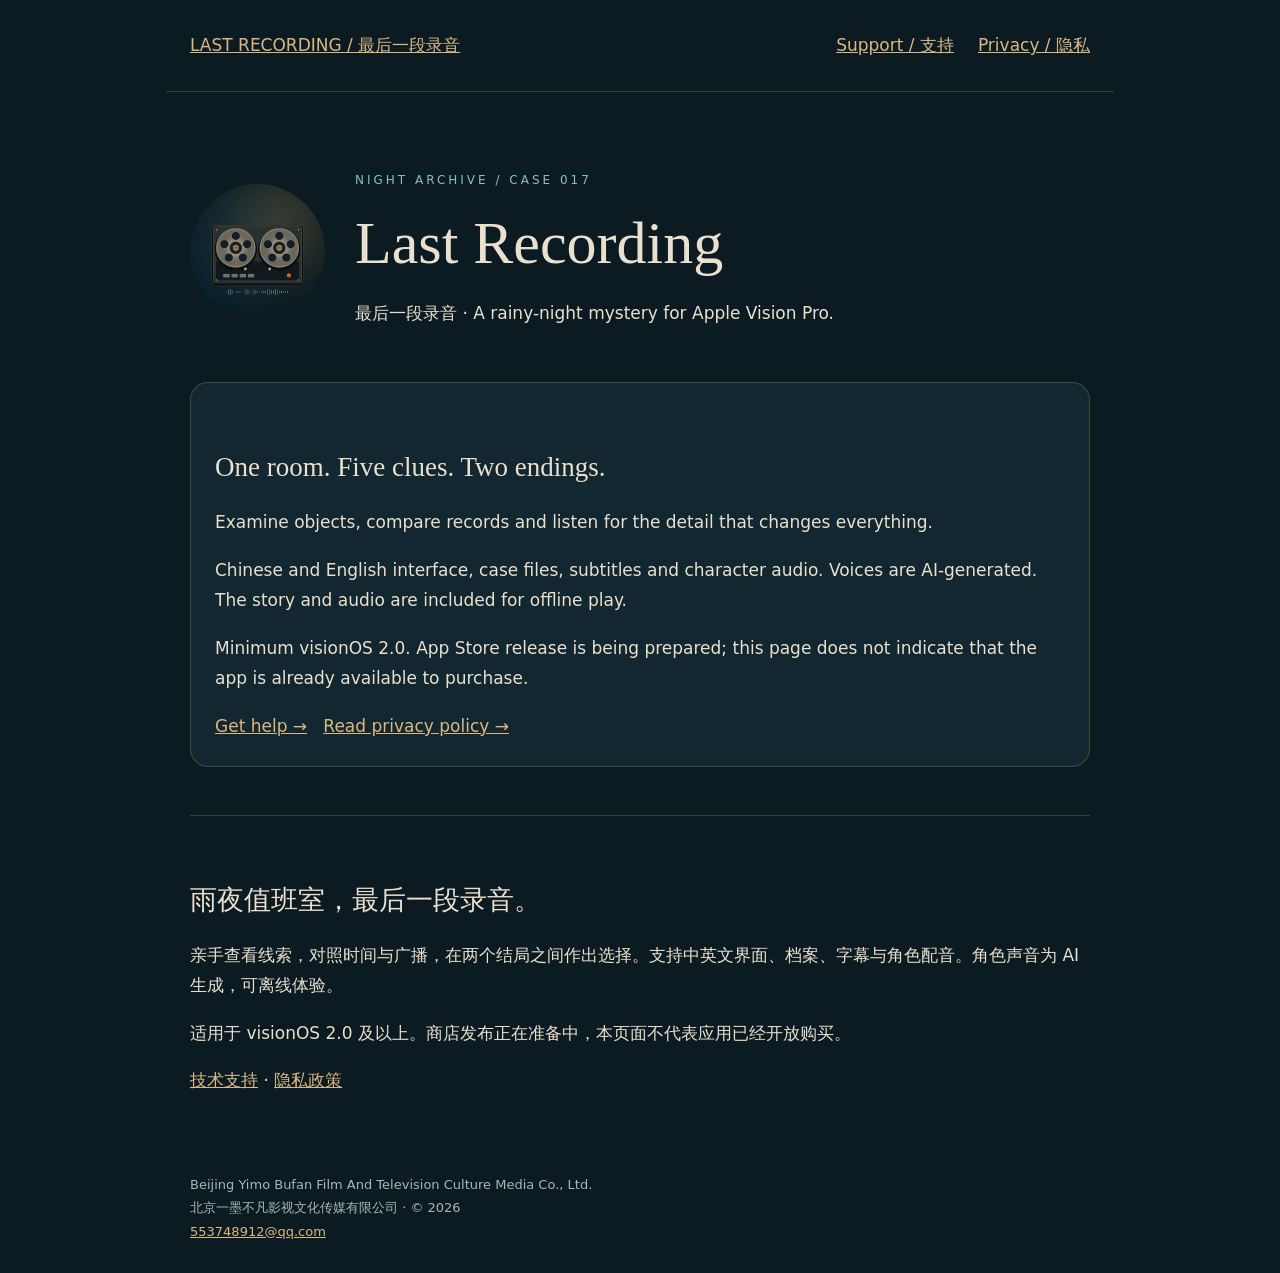
<file: index.html>
<!doctype html><html lang="en"><meta charset="utf-8"><meta name="viewport" content="width=device-width,initial-scale=1"><title>Support & Privacy · Last Recording</title><meta name="description" content="Official support and privacy information for Last Recording, a Vision Pro mystery game by Beijing Yimo Bufan Film And Television Culture Media Co., Ltd."><link rel="stylesheet" href="./style.css"><header><a href="./">LAST RECORDING / 最后一段录音</a><nav aria-label="Site navigation"><a href="./support.html">Support / 支持</a><a href="./privacy.html">Privacy / 隐私</a></nav></header><main><div class="hero"><img class="icon" src="./icon.png" alt="Last Recording tape recorder icon"><div><p class="eyebrow">NIGHT ARCHIVE / CASE 017</p><h1>Last Recording</h1><p>最后一段录音 · A rainy-night mystery for Apple Vision Pro.</p></div></div><section class="panel"><h2>One room. Five clues. Two endings.</h2><p>Examine objects, compare records and listen for the detail that changes everything.</p><p>Chinese and English interface, case files, subtitles and character audio. Voices are AI-generated. The story and audio are included for offline play.</p><p>Minimum visionOS 2.0. App Store release is being prepared; this page does not indicate that the app is already available to purchase.</p><a href="./support.html">Get help →</a> &nbsp; <a href="./privacy.html">Read privacy policy →</a></section><section lang="zh-Hans" class="zh"><h2>雨夜值班室，最后一段录音。</h2><p>亲手查看线索，对照时间与广播，在两个结局之间作出选择。支持中英文界面、档案、字幕与角色配音。角色声音为 AI 生成，可离线体验。</p><p>适用于 visionOS 2.0 及以上。商店发布正在准备中，本页面不代表应用已经开放购买。</p><p><a href="./support.html#zh">技术支持</a> · <a href="./privacy.html#zh">隐私政策</a></p></section></main><footer>Beijing Yimo Bufan Film And Television Culture Media Co., Ltd.<br>北京一墨不凡影视文化传媒有限公司 · © 2026<br><a href="mailto:553748912@qq.com">553748912@qq.com</a></footer></html>
</file>
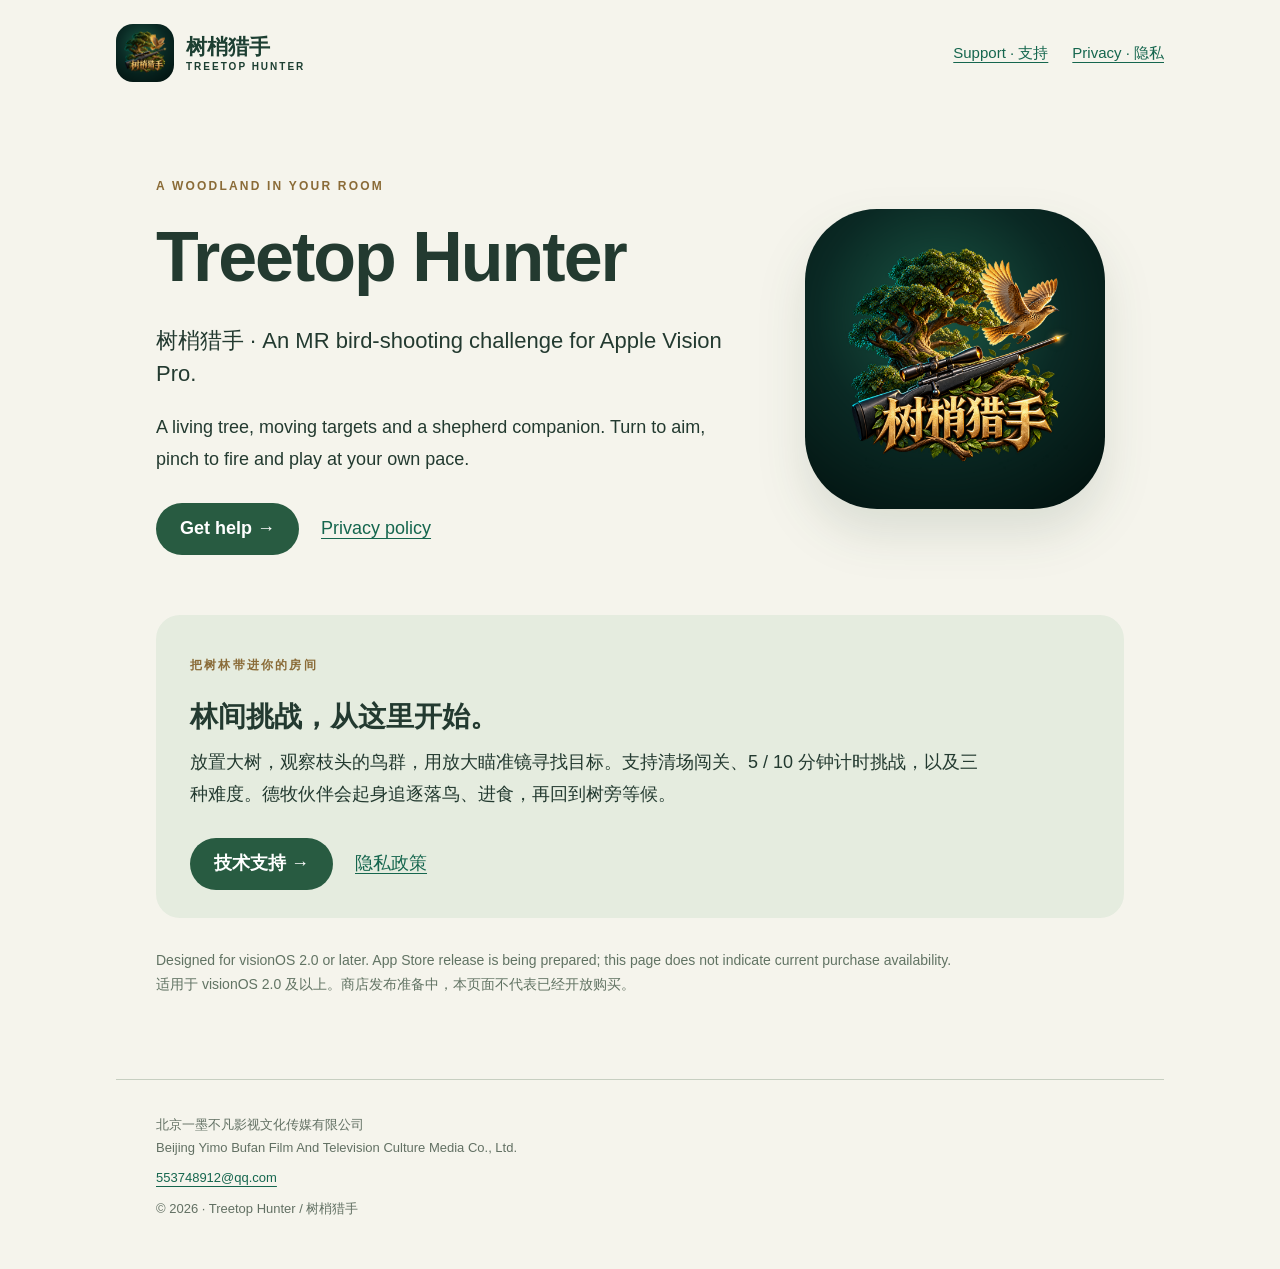
<file: treetop-hunter/index.html>
<!doctype html><html lang="en"><head><meta charset="utf-8"><meta name="viewport" content="width=device-width,initial-scale=1"><meta name="description" content="Official Treetop Hunter support and privacy. 树梢猎手技术支持与隐私政策。"><link rel="stylesheet" href="./style.css"><title>Treetop Hunter · Support & Privacy</title></head><body><header><a class="brand" href="./"><img src="./icon.png" alt=""><span>树梢猎手<small>TREETOP HUNTER</small></span></a><nav aria-label="Site navigation"><a href="./support.html">Support · 支持</a><a href="./privacy.html">Privacy · 隐私</a></nav></header><main><section class="hero"><div><p class="eyebrow">A WOODLAND IN YOUR ROOM</p><h1>Treetop Hunter</h1><p class="lead">树梢猎手 · An MR bird-shooting challenge for Apple Vision Pro.</p><p>A living tree, moving targets and a shepherd companion. Turn to aim, pinch to fire and play at your own pace.</p><div class="links"><a class="button" href="./support.html">Get help →</a><a href="./privacy.html">Privacy policy</a></div></div><img class="hero-icon" src="./icon.png" alt="Treetop Hunter game emblem with tree, birds and rifle"></section><section class="panel" lang="zh-Hans"><p class="eyebrow">把树林带进你的房间</p><h2>林间挑战，从这里开始。</h2><p>放置大树，观察枝头的鸟群，用放大瞄准镜寻找目标。支持清场闯关、5 / 10 分钟计时挑战，以及三种难度。德牧伙伴会起身追逐落鸟、进食，再回到树旁等候。</p><div class="links"><a class="button" href="./support.html#zh">技术支持 →</a><a href="./privacy.html#zh">隐私政策</a></div></section><p class="muted">Designed for visionOS 2.0 or later. App Store release is being prepared; this page does not indicate current purchase availability.<br><span lang="zh-Hans">适用于 visionOS 2.0 及以上。商店发布准备中，本页面不代表已经开放购买。</span></p></main><footer><p>北京一墨不凡影视文化传媒有限公司<br>Beijing Yimo Bufan Film And Television Culture Media Co., Ltd.</p><a href="mailto:553748912@qq.com">553748912@qq.com</a><p>© 2026 · Treetop Hunter / 树梢猎手</p></footer></body></html>
</file>
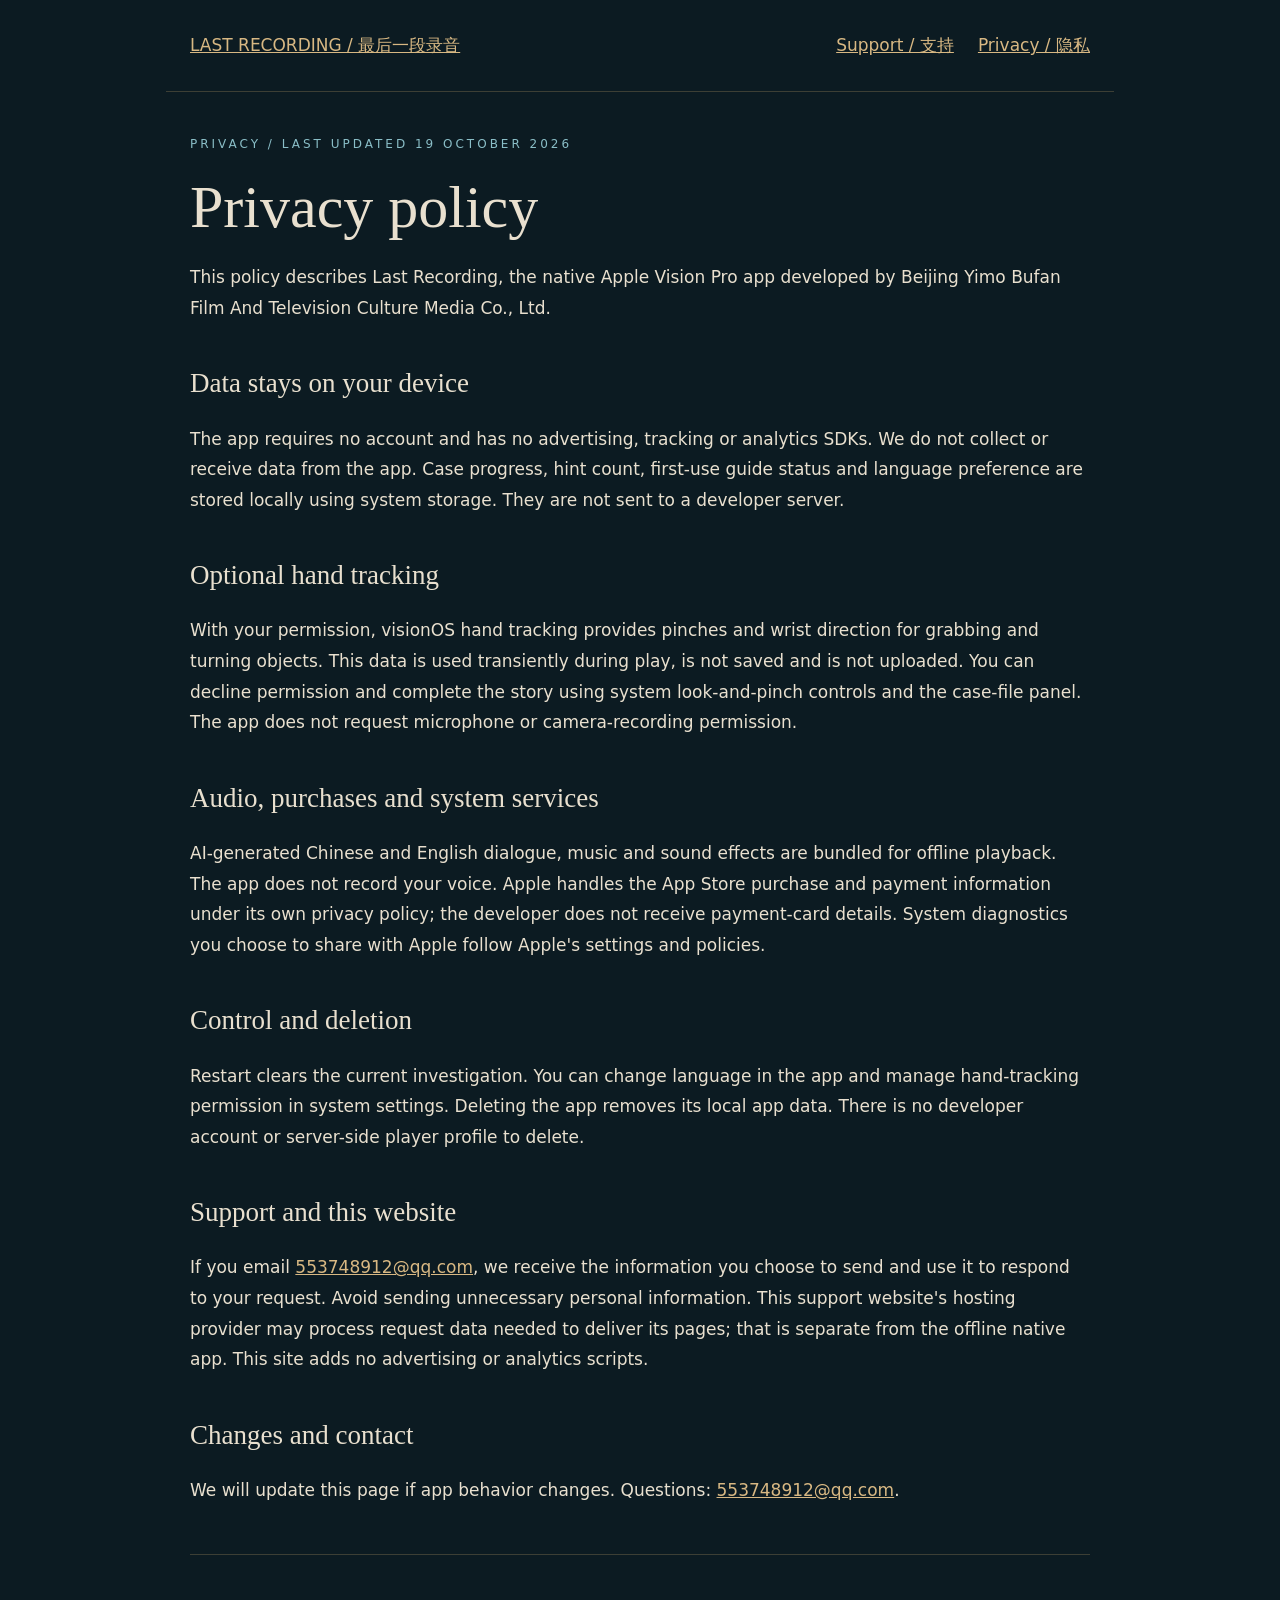
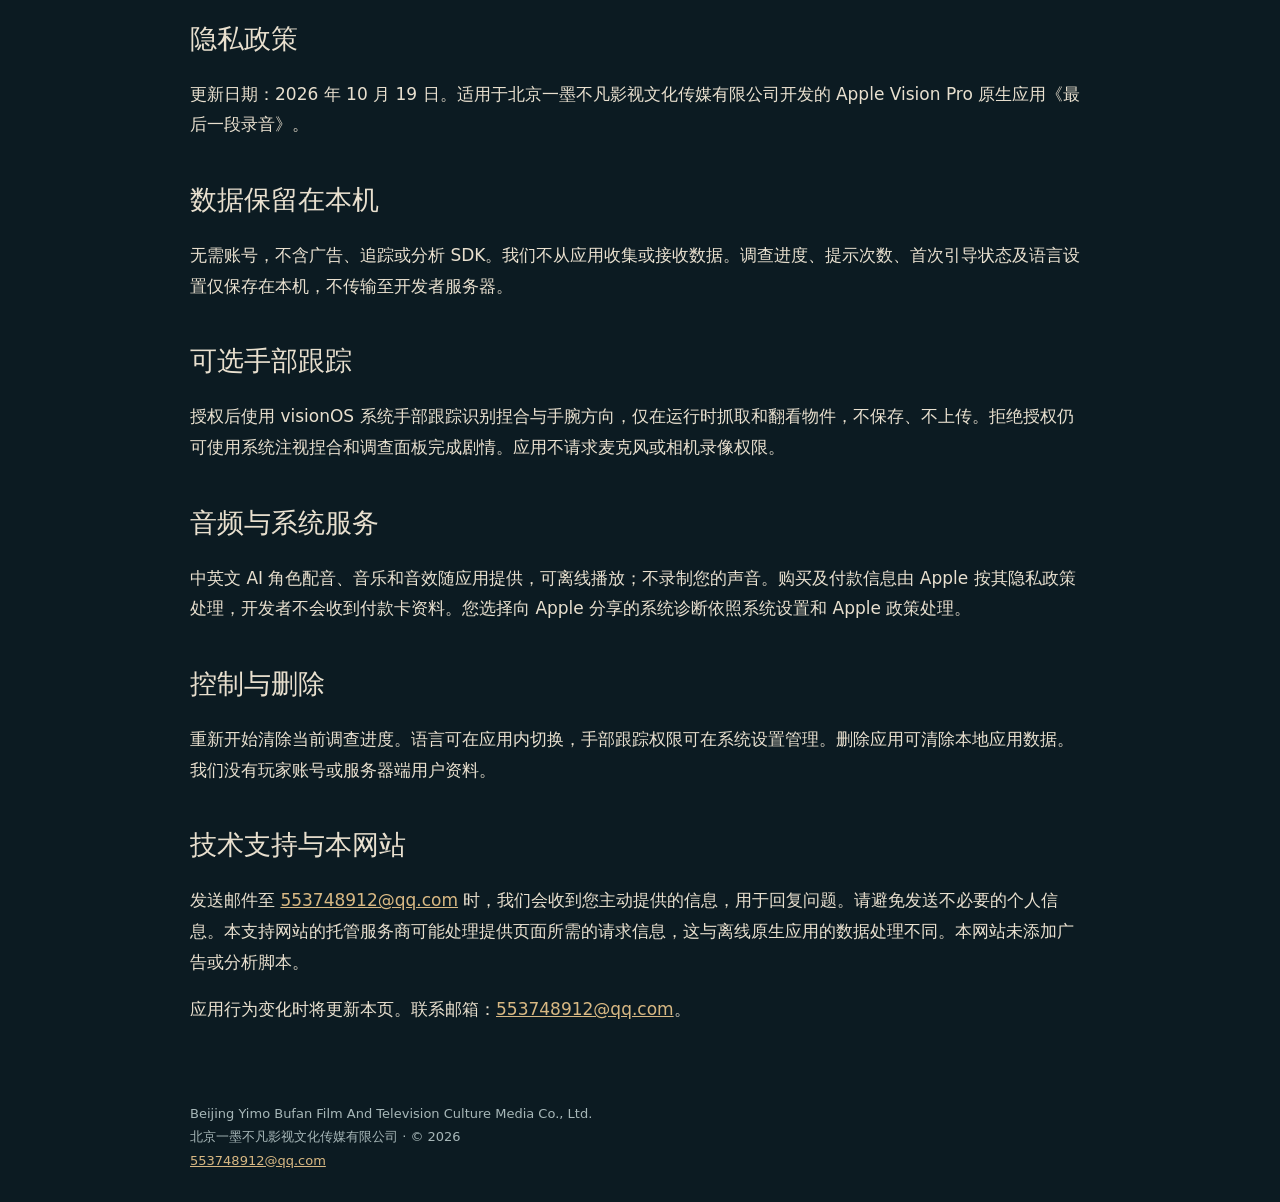
<file: privacy.html>
<!doctype html><html lang="en"><meta charset="utf-8"><meta name="viewport" content="width=device-width,initial-scale=1"><title>Privacy Policy · Last Recording</title><meta name="description" content="Official support and privacy information for Last Recording, a Vision Pro mystery game by Beijing Yimo Bufan Film And Television Culture Media Co., Ltd."><link rel="stylesheet" href="./style.css"><header><a href="./">LAST RECORDING / 最后一段录音</a><nav aria-label="Site navigation"><a href="./support.html">Support / 支持</a><a href="./privacy.html">Privacy / 隐私</a></nav></header><main><p class="eyebrow">PRIVACY / LAST UPDATED 19 OCTOBER 2026</p><h1>Privacy policy</h1><p>This policy describes Last Recording, the native Apple Vision Pro app developed by Beijing Yimo Bufan Film And Television Culture Media Co., Ltd.</p><h2>Data stays on your device</h2><p>The app requires no account and has no advertising, tracking or analytics SDKs. We do not collect or receive data from the app. Case progress, hint count, first-use guide status and language preference are stored locally using system storage. They are not sent to a developer server.</p><h2>Optional hand tracking</h2><p>With your permission, visionOS hand tracking provides pinches and wrist direction for grabbing and turning objects. This data is used transiently during play, is not saved and is not uploaded. You can decline permission and complete the story using system look-and-pinch controls and the case-file panel. The app does not request microphone or camera-recording permission.</p><h2>Audio, purchases and system services</h2><p>AI-generated Chinese and English dialogue, music and sound effects are bundled for offline playback. The app does not record your voice. Apple handles the App Store purchase and payment information under its own privacy policy; the developer does not receive payment-card details. System diagnostics you choose to share with Apple follow Apple's settings and policies.</p><h2>Control and deletion</h2><p>Restart clears the current investigation. You can change language in the app and manage hand-tracking permission in system settings. Deleting the app removes its local app data. There is no developer account or server-side player profile to delete.</p><h2>Support and this website</h2><p>If you email <a href="mailto:553748912@qq.com">553748912@qq.com</a>, we receive the information you choose to send and use it to respond to your request. Avoid sending unnecessary personal information. This support website's hosting provider may process request data needed to deliver its pages; that is separate from the offline native app. This site adds no advertising or analytics scripts.</p><h2>Changes and contact</h2><p>We will update this page if app behavior changes. Questions: <a href="mailto:553748912@qq.com">553748912@qq.com</a>.</p><section lang="zh-Hans" class="zh" id="zh"><h2>隐私政策</h2><p>更新日期：2026 年 10 月 19 日。适用于北京一墨不凡影视文化传媒有限公司开发的 Apple Vision Pro 原生应用《最后一段录音》。</p><h2>数据保留在本机</h2><p>无需账号，不含广告、追踪或分析 SDK。我们不从应用收集或接收数据。调查进度、提示次数、首次引导状态及语言设置仅保存在本机，不传输至开发者服务器。</p><h2>可选手部跟踪</h2><p>授权后使用 visionOS 系统手部跟踪识别捏合与手腕方向，仅在运行时抓取和翻看物件，不保存、不上传。拒绝授权仍可使用系统注视捏合和调查面板完成剧情。应用不请求麦克风或相机录像权限。</p><h2>音频与系统服务</h2><p>中英文 AI 角色配音、音乐和音效随应用提供，可离线播放；不录制您的声音。购买及付款信息由 Apple 按其隐私政策处理，开发者不会收到付款卡资料。您选择向 Apple 分享的系统诊断依照系统设置和 Apple 政策处理。</p><h2>控制与删除</h2><p>重新开始清除当前调查进度。语言可在应用内切换，手部跟踪权限可在系统设置管理。删除应用可清除本地应用数据。我们没有玩家账号或服务器端用户资料。</p><h2>技术支持与本网站</h2><p>发送邮件至 <a href="mailto:553748912@qq.com">553748912@qq.com</a> 时，我们会收到您主动提供的信息，用于回复问题。请避免发送不必要的个人信息。本支持网站的托管服务商可能处理提供页面所需的请求信息，这与离线原生应用的数据处理不同。本网站未添加广告或分析脚本。</p><p>应用行为变化时将更新本页。联系邮箱：<a href="mailto:553748912@qq.com">553748912@qq.com</a>。</p></section></main><footer>Beijing Yimo Bufan Film And Television Culture Media Co., Ltd.<br>北京一墨不凡影视文化传媒有限公司 · © 2026<br><a href="mailto:553748912@qq.com">553748912@qq.com</a></footer></html>
</file>
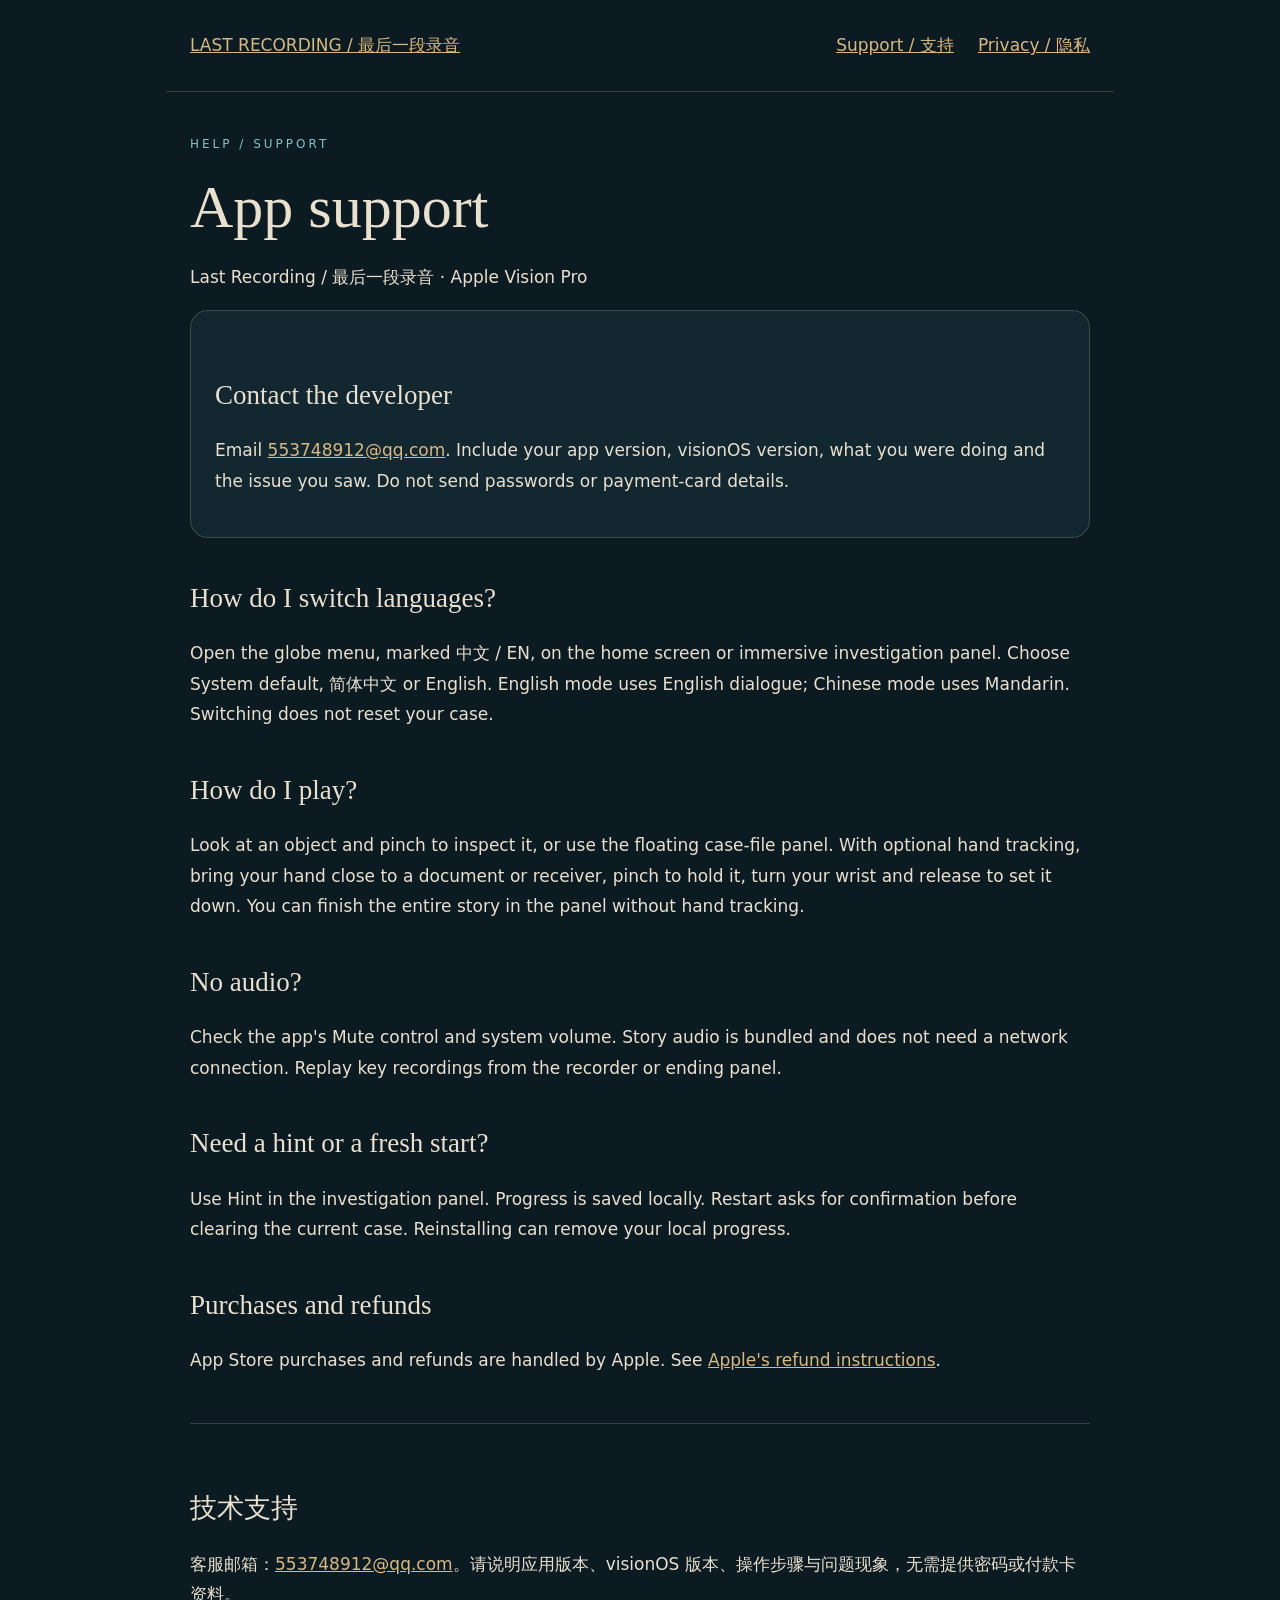
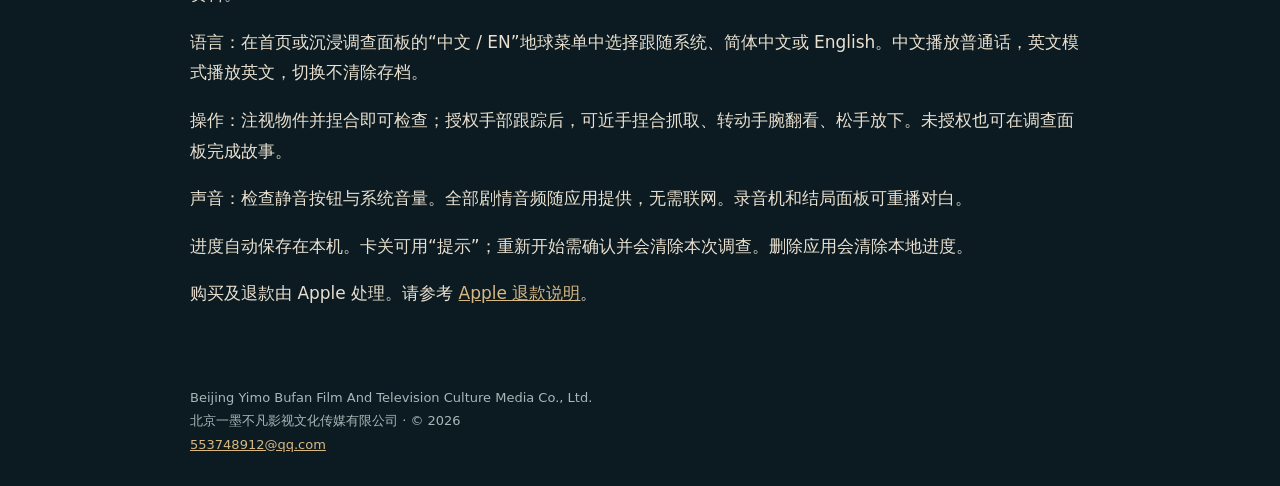
<file: support.html>
<!doctype html><html lang="en"><meta charset="utf-8"><meta name="viewport" content="width=device-width,initial-scale=1"><title>App Support · Last Recording</title><meta name="description" content="Official support and privacy information for Last Recording, a Vision Pro mystery game by Beijing Yimo Bufan Film And Television Culture Media Co., Ltd."><link rel="stylesheet" href="./style.css"><header><a href="./">LAST RECORDING / 最后一段录音</a><nav aria-label="Site navigation"><a href="./support.html">Support / 支持</a><a href="./privacy.html">Privacy / 隐私</a></nav></header><main><p class="eyebrow">HELP / SUPPORT</p><h1>App support</h1><p>Last Recording / 最后一段录音 · Apple Vision Pro</p><div class="panel"><h2>Contact the developer</h2><p>Email <a href="mailto:553748912@qq.com">553748912@qq.com</a>. Include your app version, visionOS version, what you were doing and the issue you saw. Do not send passwords or payment-card details.</p></div><h2>How do I switch languages?</h2><p>Open the globe menu, marked 中文 / EN, on the home screen or immersive investigation panel. Choose System default, 简体中文 or English. English mode uses English dialogue; Chinese mode uses Mandarin. Switching does not reset your case.</p><h2>How do I play?</h2><p>Look at an object and pinch to inspect it, or use the floating case-file panel. With optional hand tracking, bring your hand close to a document or receiver, pinch to hold it, turn your wrist and release to set it down. You can finish the entire story in the panel without hand tracking.</p><h2>No audio?</h2><p>Check the app's Mute control and system volume. Story audio is bundled and does not need a network connection. Replay key recordings from the recorder or ending panel.</p><h2>Need a hint or a fresh start?</h2><p>Use Hint in the investigation panel. Progress is saved locally. Restart asks for confirmation before clearing the current case. Reinstalling can remove your local progress.</p><h2>Purchases and refunds</h2><p>App Store purchases and refunds are handled by Apple. See <a href="https://support.apple.com/118223">Apple's refund instructions</a>.</p><section lang="zh-Hans" class="zh" id="zh"><h2>技术支持</h2><p>客服邮箱：<a href="mailto:553748912@qq.com">553748912@qq.com</a>。请说明应用版本、visionOS 版本、操作步骤与问题现象，无需提供密码或付款卡资料。</p><p>语言：在首页或沉浸调查面板的“中文 / EN”地球菜单中选择跟随系统、简体中文或 English。中文播放普通话，英文模式播放英文，切换不清除存档。</p><p>操作：注视物件并捏合即可检查；授权手部跟踪后，可近手捏合抓取、转动手腕翻看、松手放下。未授权也可在调查面板完成故事。</p><p>声音：检查静音按钮与系统音量。全部剧情音频随应用提供，无需联网。录音机和结局面板可重播对白。</p><p>进度自动保存在本机。卡关可用“提示”；重新开始需确认并会清除本次调查。删除应用会清除本地进度。</p><p>购买及退款由 Apple 处理。请参考 <a href="https://support.apple.com/zh-cn/118223">Apple 退款说明</a>。</p></section></main><footer>Beijing Yimo Bufan Film And Television Culture Media Co., Ltd.<br>北京一墨不凡影视文化传媒有限公司 · © 2026<br><a href="mailto:553748912@qq.com">553748912@qq.com</a></footer></html>
</file>
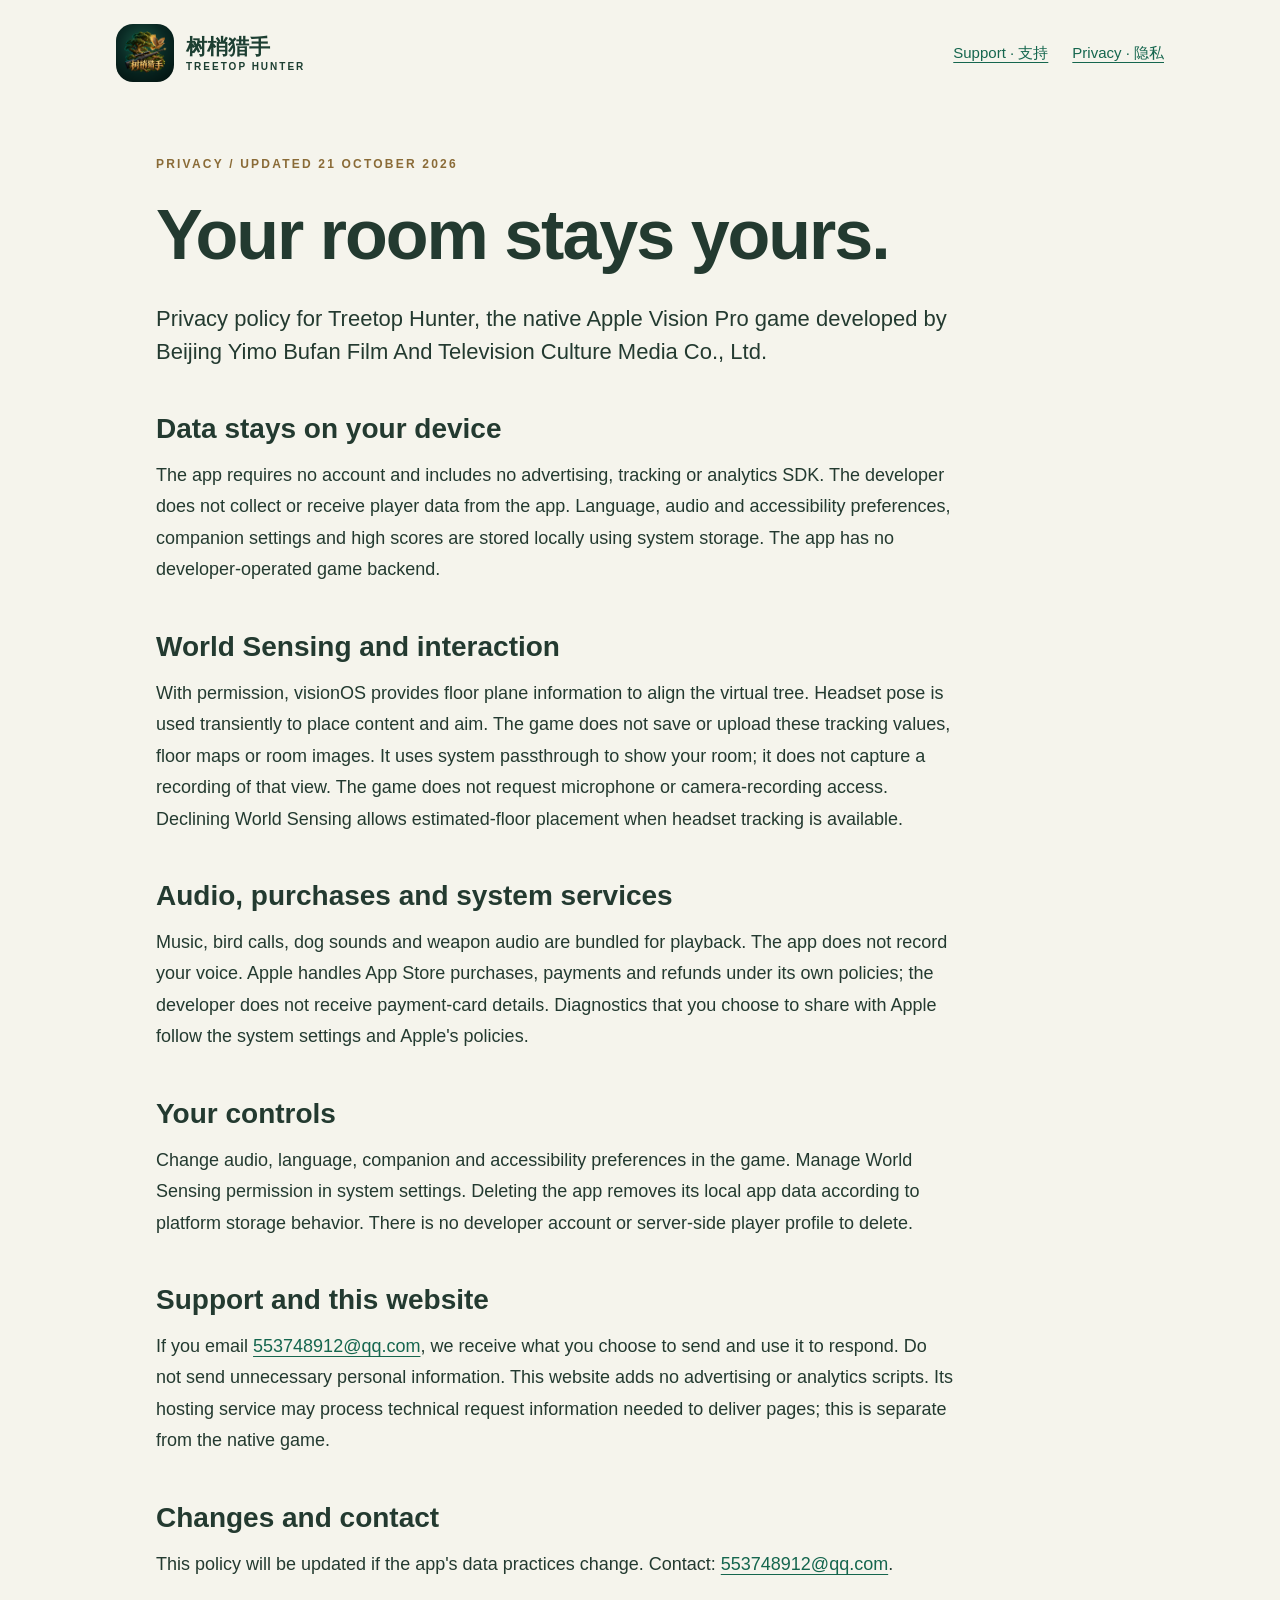
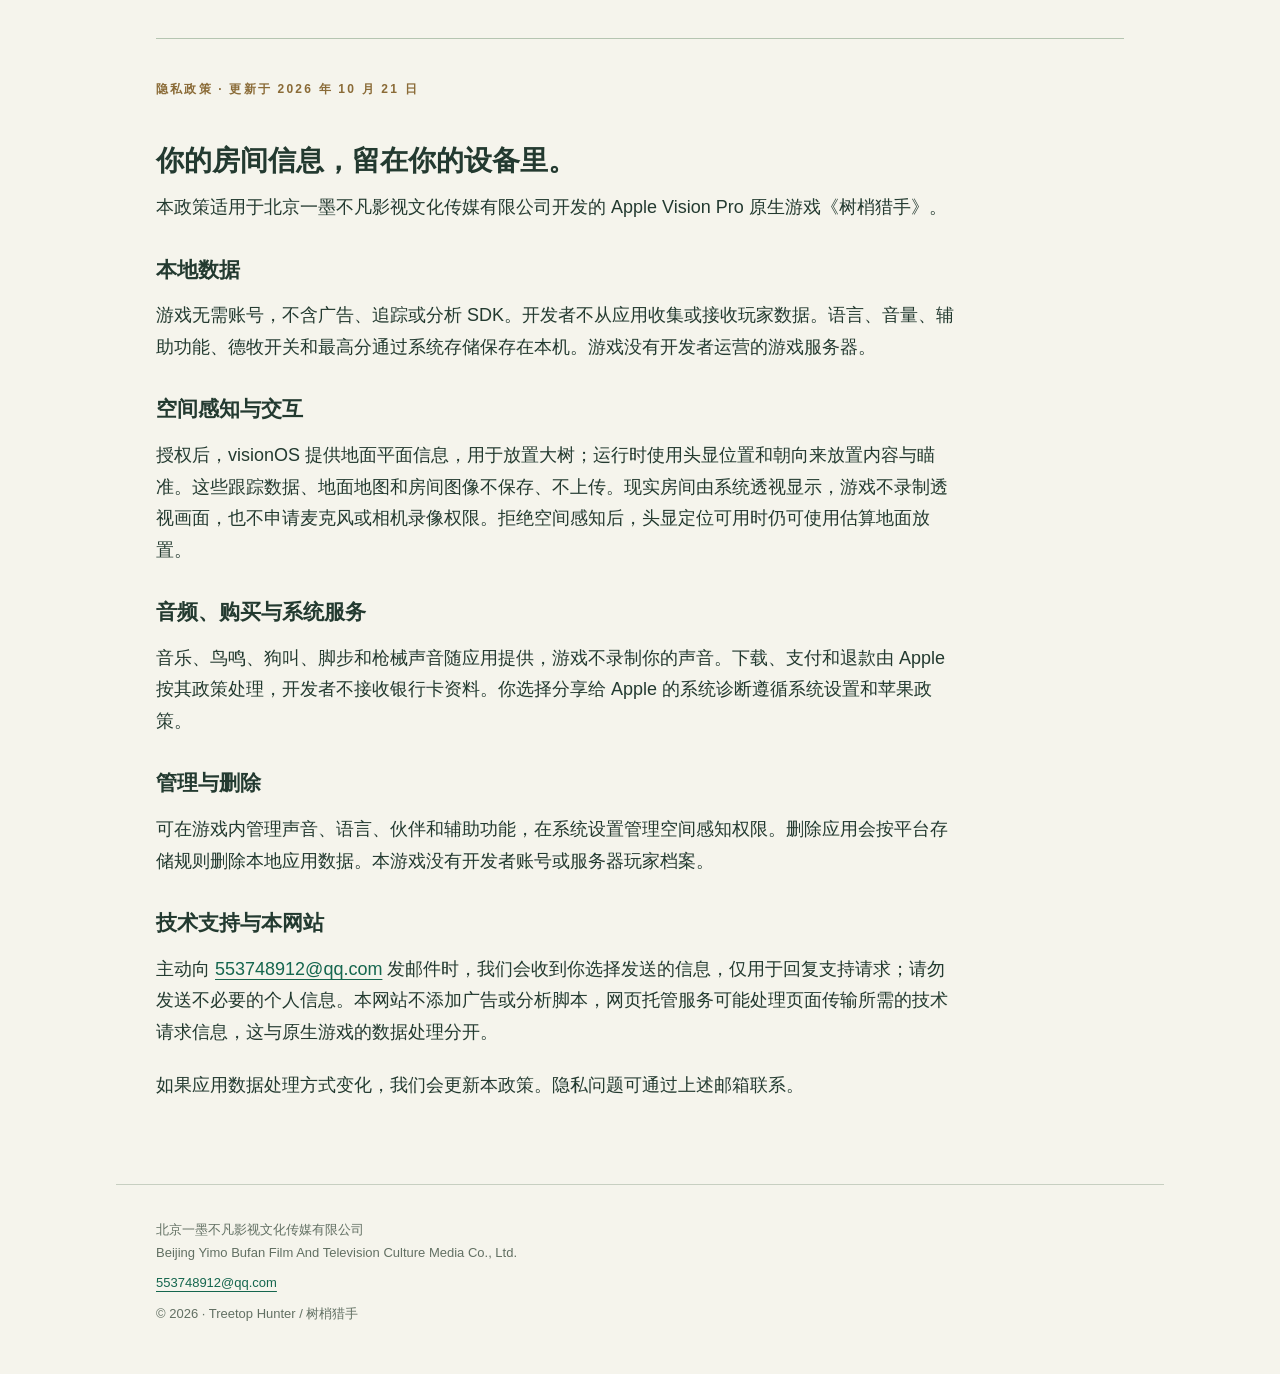
<file: treetop-hunter/privacy.html>
<!doctype html><html lang="en"><head><meta charset="utf-8"><meta name="viewport" content="width=device-width,initial-scale=1"><meta name="description" content="Official Treetop Hunter support and privacy. 树梢猎手技术支持与隐私政策。"><link rel="stylesheet" href="./style.css"><title>Privacy Policy · Treetop Hunter</title></head><body><header><a class="brand" href="./"><img src="./icon.png" alt=""><span>树梢猎手<small>TREETOP HUNTER</small></span></a><nav aria-label="Site navigation"><a href="./support.html">Support · 支持</a><a href="./privacy.html">Privacy · 隐私</a></nav></header><main><p class="eyebrow">PRIVACY / UPDATED 21 OCTOBER 2026</p><h1>Your room stays yours.</h1><p class="lead">Privacy policy for Treetop Hunter, the native Apple Vision Pro game developed by Beijing Yimo Bufan Film And Television Culture Media Co., Ltd.</p><h2>Data stays on your device</h2><p>The app requires no account and includes no advertising, tracking or analytics SDK. The developer does not collect or receive player data from the app. Language, audio and accessibility preferences, companion settings and high scores are stored locally using system storage. The app has no developer-operated game backend.</p><h2>World Sensing and interaction</h2><p>With permission, visionOS provides floor plane information to align the virtual tree. Headset pose is used transiently to place content and aim. The game does not save or upload these tracking values, floor maps or room images. It uses system passthrough to show your room; it does not capture a recording of that view. The game does not request microphone or camera-recording access. Declining World Sensing allows estimated-floor placement when headset tracking is available.</p><h2>Audio, purchases and system services</h2><p>Music, bird calls, dog sounds and weapon audio are bundled for playback. The app does not record your voice. Apple handles App Store purchases, payments and refunds under its own policies; the developer does not receive payment-card details. Diagnostics that you choose to share with Apple follow the system settings and Apple's policies.</p><h2>Your controls</h2><p>Change audio, language, companion and accessibility preferences in the game. Manage World Sensing permission in system settings. Deleting the app removes its local app data according to platform storage behavior. There is no developer account or server-side player profile to delete.</p><h2>Support and this website</h2><p>If you email <a href="mailto:553748912@qq.com">553748912@qq.com</a>, we receive what you choose to send and use it to respond. Do not send unnecessary personal information. This website adds no advertising or analytics scripts. Its hosting service may process technical request information needed to deliver pages; this is separate from the native game.</p><h2>Changes and contact</h2><p>This policy will be updated if the app's data practices change. Contact: <a href="mailto:553748912@qq.com">553748912@qq.com</a>.</p><section class="zh" lang="zh-Hans" id="zh"><p class="eyebrow">隐私政策 · 更新于 2026 年 10 月 21 日</p><h2>你的房间信息，留在你的设备里。</h2><p>本政策适用于北京一墨不凡影视文化传媒有限公司开发的 Apple Vision Pro 原生游戏《树梢猎手》。</p><h3>本地数据</h3><p>游戏无需账号，不含广告、追踪或分析 SDK。开发者不从应用收集或接收玩家数据。语言、音量、辅助功能、德牧开关和最高分通过系统存储保存在本机。游戏没有开发者运营的游戏服务器。</p><h3>空间感知与交互</h3><p>授权后，visionOS 提供地面平面信息，用于放置大树；运行时使用头显位置和朝向来放置内容与瞄准。这些跟踪数据、地面地图和房间图像不保存、不上传。现实房间由系统透视显示，游戏不录制透视画面，也不申请麦克风或相机录像权限。拒绝空间感知后，头显定位可用时仍可使用估算地面放置。</p><h3>音频、购买与系统服务</h3><p>音乐、鸟鸣、狗叫、脚步和枪械声音随应用提供，游戏不录制你的声音。下载、支付和退款由 Apple 按其政策处理，开发者不接收银行卡资料。你选择分享给 Apple 的系统诊断遵循系统设置和苹果政策。</p><h3>管理与删除</h3><p>可在游戏内管理声音、语言、伙伴和辅助功能，在系统设置管理空间感知权限。删除应用会按平台存储规则删除本地应用数据。本游戏没有开发者账号或服务器玩家档案。</p><h3>技术支持与本网站</h3><p>主动向 <a href="mailto:553748912@qq.com">553748912@qq.com</a> 发邮件时，我们会收到你选择发送的信息，仅用于回复支持请求；请勿发送不必要的个人信息。本网站不添加广告或分析脚本，网页托管服务可能处理页面传输所需的技术请求信息，这与原生游戏的数据处理分开。</p><p>如果应用数据处理方式变化，我们会更新本政策。隐私问题可通过上述邮箱联系。</p></section></main><footer><p>北京一墨不凡影视文化传媒有限公司<br>Beijing Yimo Bufan Film And Television Culture Media Co., Ltd.</p><a href="mailto:553748912@qq.com">553748912@qq.com</a><p>© 2026 · Treetop Hunter / 树梢猎手</p></footer></body></html>
</file>
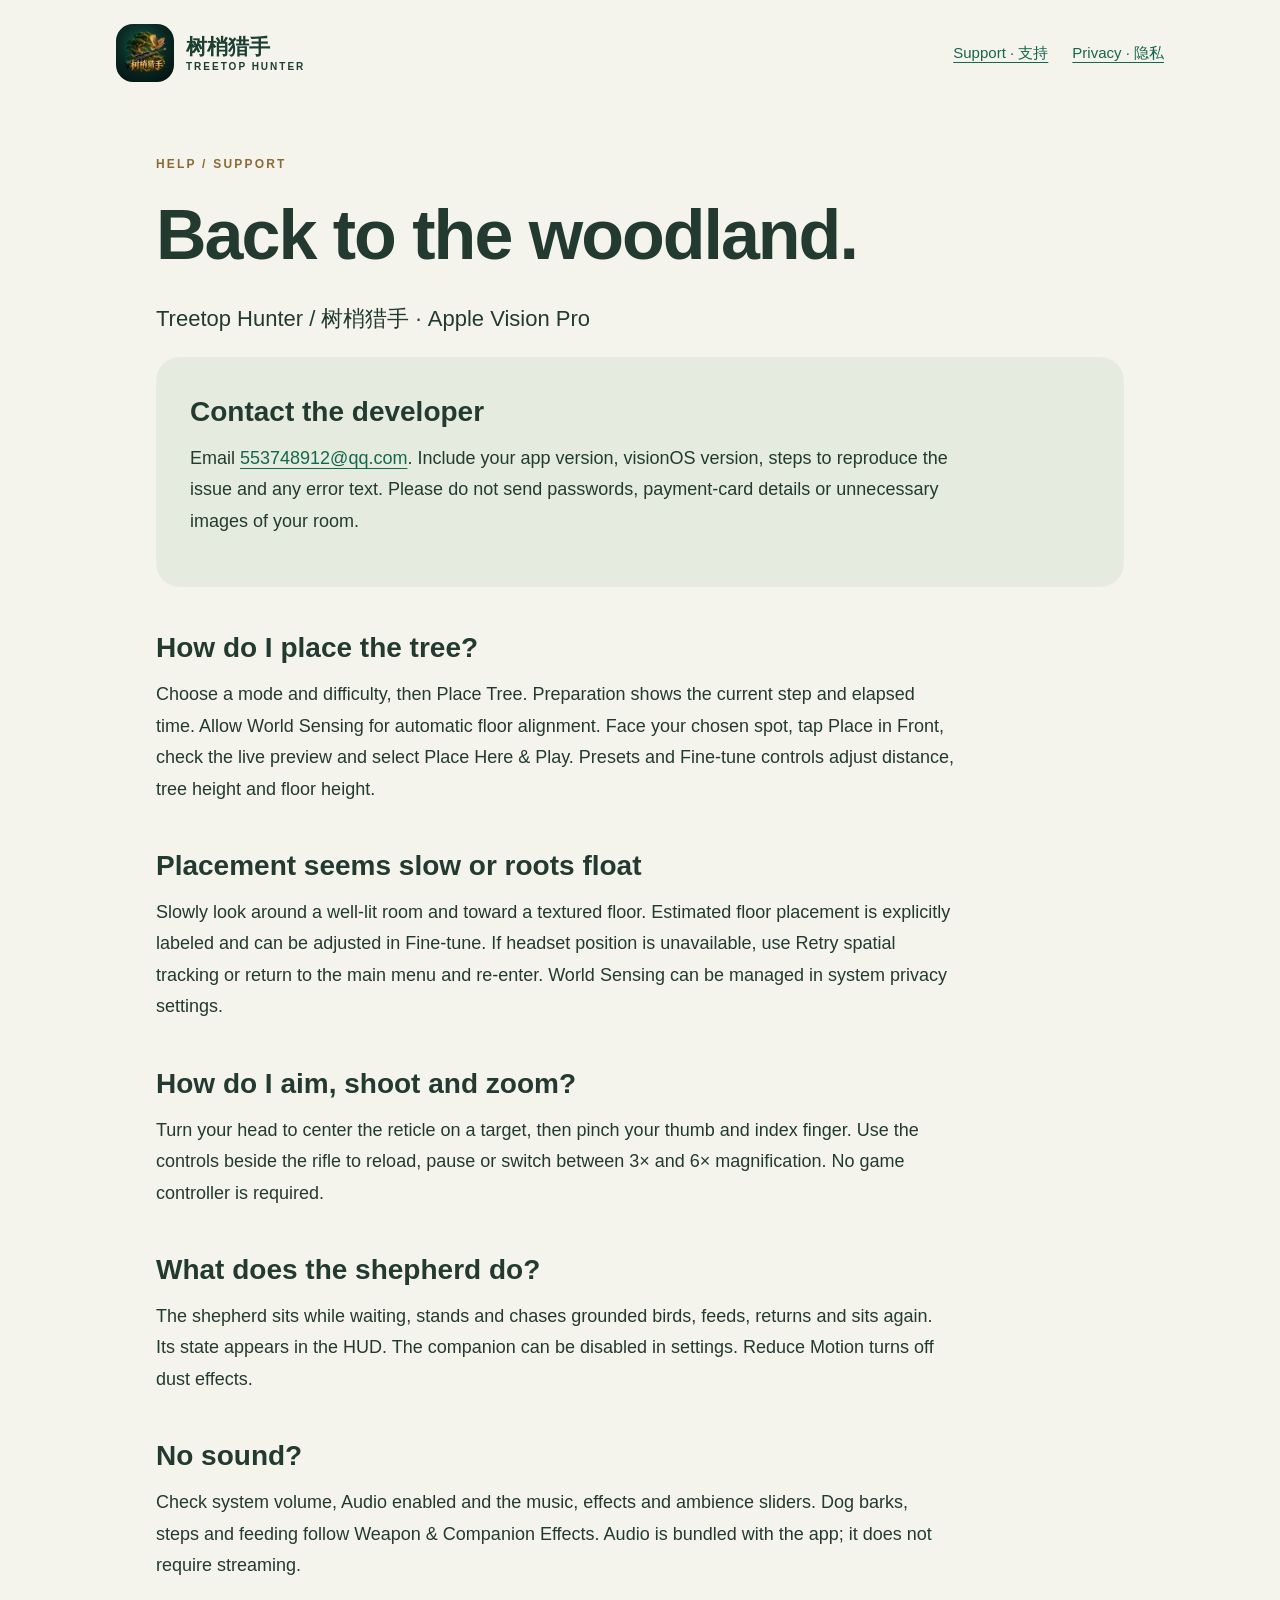
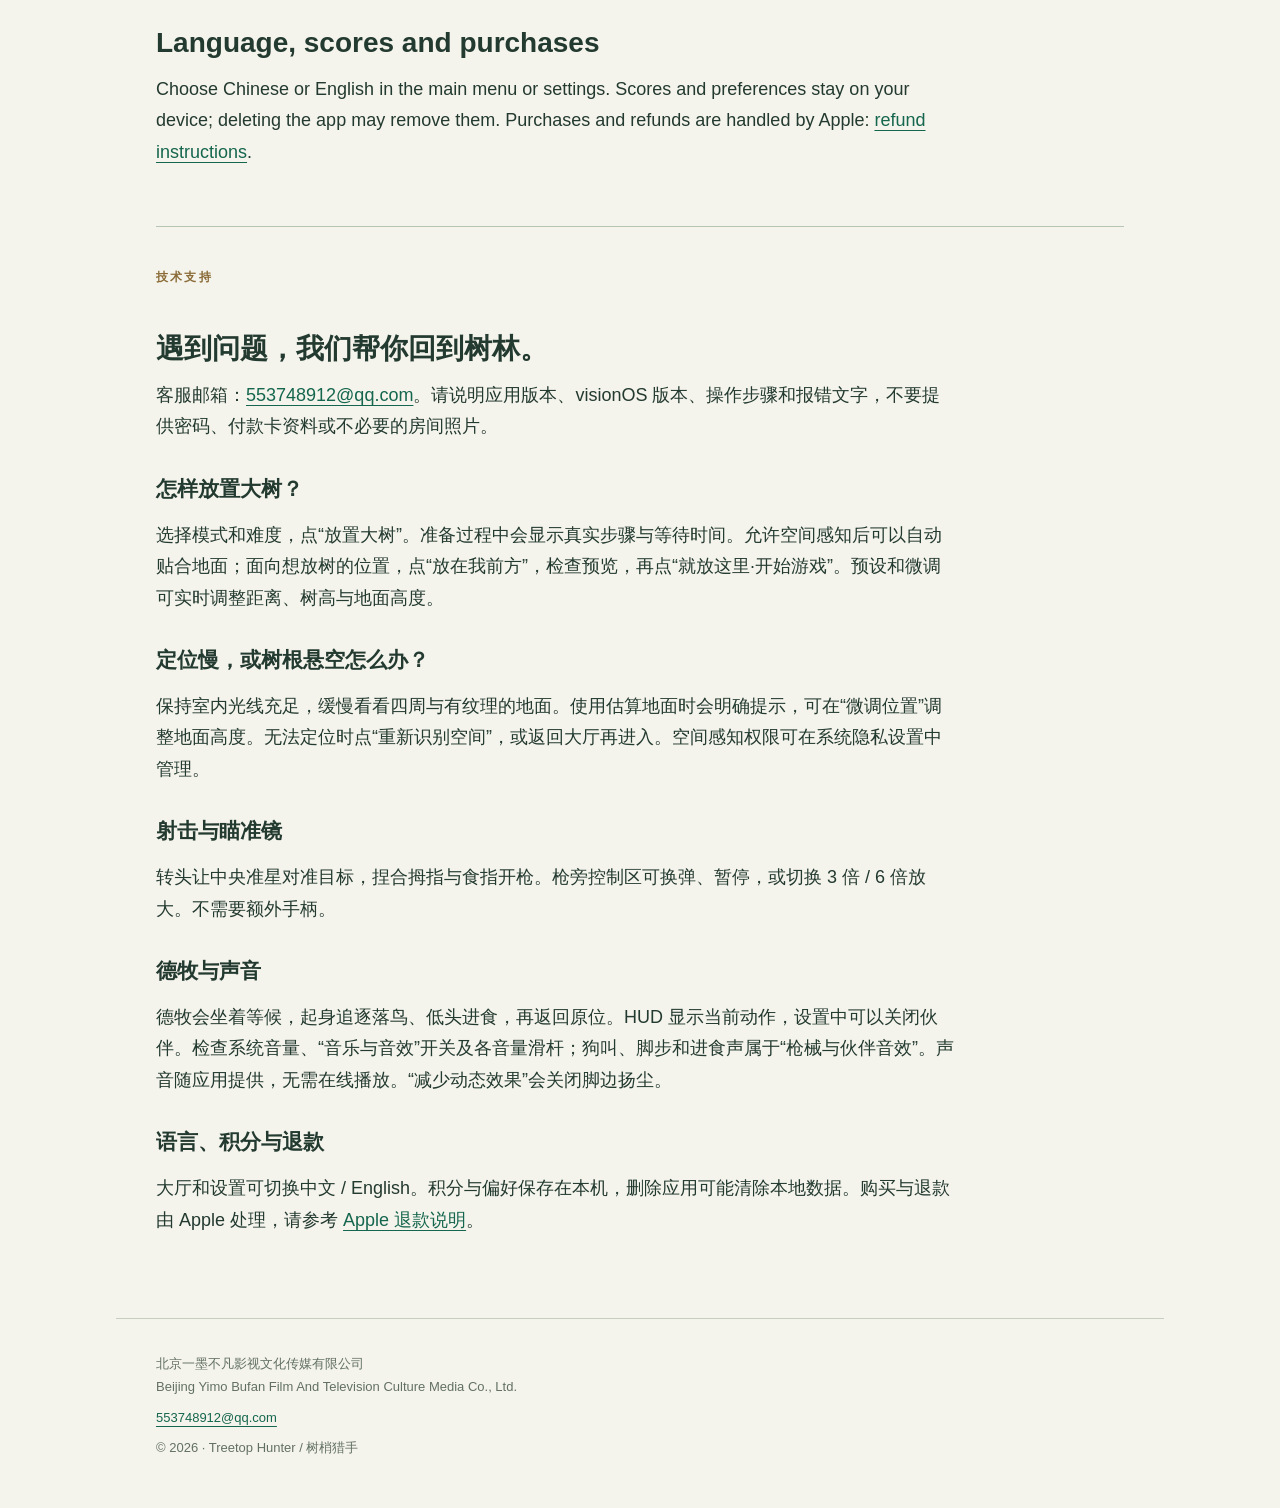
<file: treetop-hunter/support.html>
<!doctype html><html lang="en"><head><meta charset="utf-8"><meta name="viewport" content="width=device-width,initial-scale=1"><meta name="description" content="Official Treetop Hunter support and privacy. 树梢猎手技术支持与隐私政策。"><link rel="stylesheet" href="./style.css"><title>Support · Treetop Hunter</title></head><body><header><a class="brand" href="./"><img src="./icon.png" alt=""><span>树梢猎手<small>TREETOP HUNTER</small></span></a><nav aria-label="Site navigation"><a href="./support.html">Support · 支持</a><a href="./privacy.html">Privacy · 隐私</a></nav></header><main><p class="eyebrow">HELP / SUPPORT</p><h1>Back to the woodland.</h1><p class="lead">Treetop Hunter / 树梢猎手 · Apple Vision Pro</p><section class="contact"><h2>Contact the developer</h2><p>Email <a href="mailto:553748912@qq.com">553748912@qq.com</a>. Include your app version, visionOS version, steps to reproduce the issue and any error text. Please do not send passwords, payment-card details or unnecessary images of your room.</p></section><h2>How do I place the tree?</h2><p>Choose a mode and difficulty, then Place Tree. Preparation shows the current step and elapsed time. Allow World Sensing for automatic floor alignment. Face your chosen spot, tap Place in Front, check the live preview and select Place Here & Play. Presets and Fine-tune controls adjust distance, tree height and floor height.</p><h2>Placement seems slow or roots float</h2><p>Slowly look around a well-lit room and toward a textured floor. Estimated floor placement is explicitly labeled and can be adjusted in Fine-tune. If headset position is unavailable, use Retry spatial tracking or return to the main menu and re-enter. World Sensing can be managed in system privacy settings.</p><h2>How do I aim, shoot and zoom?</h2><p>Turn your head to center the reticle on a target, then pinch your thumb and index finger. Use the controls beside the rifle to reload, pause or switch between 3× and 6× magnification. No game controller is required.</p><h2>What does the shepherd do?</h2><p>The shepherd sits while waiting, stands and chases grounded birds, feeds, returns and sits again. Its state appears in the HUD. The companion can be disabled in settings. Reduce Motion turns off dust effects.</p><h2>No sound?</h2><p>Check system volume, Audio enabled and the music, effects and ambience sliders. Dog barks, steps and feeding follow Weapon & Companion Effects. Audio is bundled with the app; it does not require streaming.</p><h2>Language, scores and purchases</h2><p>Choose Chinese or English in the main menu or settings. Scores and preferences stay on your device; deleting the app may remove them. Purchases and refunds are handled by Apple: <a href="https://support.apple.com/118223">refund instructions</a>.</p><section class="zh" lang="zh-Hans" id="zh"><p class="eyebrow">技术支持</p><h2>遇到问题，我们帮你回到树林。</h2><p>客服邮箱：<a href="mailto:553748912@qq.com">553748912@qq.com</a>。请说明应用版本、visionOS 版本、操作步骤和报错文字，不要提供密码、付款卡资料或不必要的房间照片。</p><h3>怎样放置大树？</h3><p>选择模式和难度，点“放置大树”。准备过程中会显示真实步骤与等待时间。允许空间感知后可以自动贴合地面；面向想放树的位置，点“放在我前方”，检查预览，再点“就放这里·开始游戏”。预设和微调可实时调整距离、树高与地面高度。</p><h3>定位慢，或树根悬空怎么办？</h3><p>保持室内光线充足，缓慢看看四周与有纹理的地面。使用估算地面时会明确提示，可在“微调位置”调整地面高度。无法定位时点“重新识别空间”，或返回大厅再进入。空间感知权限可在系统隐私设置中管理。</p><h3>射击与瞄准镜</h3><p>转头让中央准星对准目标，捏合拇指与食指开枪。枪旁控制区可换弹、暂停，或切换 3 倍 / 6 倍放大。不需要额外手柄。</p><h3>德牧与声音</h3><p>德牧会坐着等候，起身追逐落鸟、低头进食，再返回原位。HUD 显示当前动作，设置中可以关闭伙伴。检查系统音量、“音乐与音效”开关及各音量滑杆；狗叫、脚步和进食声属于“枪械与伙伴音效”。声音随应用提供，无需在线播放。“减少动态效果”会关闭脚边扬尘。</p><h3>语言、积分与退款</h3><p>大厅和设置可切换中文 / English。积分与偏好保存在本机，删除应用可能清除本地数据。购买与退款由 Apple 处理，请参考 <a href="https://support.apple.com/zh-cn/118223">Apple 退款说明</a>。</p></section></main><footer><p>北京一墨不凡影视文化传媒有限公司<br>Beijing Yimo Bufan Film And Television Culture Media Co., Ltd.</p><a href="mailto:553748912@qq.com">553748912@qq.com</a><p>© 2026 · Treetop Hunter / 树梢猎手</p></footer></body></html>
</file>
<file: style.css>
html{color-scheme:dark;scroll-behavior:smooth}body{margin:0;background:#0c1b22;color:#e9e0cf;font:17px/1.8 system-ui,-apple-system,sans-serif}main,header,footer{max-width:900px;margin:auto;padding:30px 24px}header{display:flex;justify-content:space-between;gap:20px;flex-wrap:wrap;border-bottom:1px solid #c4a16b44}a{color:#d8b883}nav{display:flex;gap:24px;flex-wrap:wrap}h1,h2{font-family:Georgia,serif;font-weight:400;line-height:1.25}h1{font-size:clamp(36px,6vw,60px);margin:15px 0}h2{font-size:27px;margin-top:44px}.hero{display:flex;gap:30px;align-items:center;flex-wrap:wrap;padding:36px 0}.icon{width:135px;height:135px;border-radius:50%}.eyebrow{letter-spacing:3px;color:#8abec7;font-size:12px}.panel{padding:24px;border:1px solid #c4a16b44;border-radius:18px;background:#132730}.zh{border-top:1px solid #c4a16b44;margin-top:48px;padding-top:24px}footer{font-size:13px;color:#a7b7b8}li{margin:10px 0}a:focus-visible{outline:2px solid #a2d8e1;outline-offset:4px}small{color:#a7b7b8}
</file>
<file: treetop-hunter/style.css>
*{box-sizing:border-box}html{scroll-behavior:smooth;scroll-padding-top:24px}body{margin:0;background:#f5f4ec;color:#233a30;font:18px/1.75 -apple-system,BlinkMacSystemFont,"Segoe UI",sans-serif}a{color:#15664e;text-underline-offset:4px}a:hover{text-decoration-thickness:2px}header{max-width:1120px;margin:auto;padding:24px 36px;display:flex;justify-content:space-between;align-items:center;gap:24px}.brand{display:flex;align-items:center;gap:12px;font-size:21px;font-weight:800;text-decoration:none;line-height:1.3;color:#1d3f32}.brand img{width:58px;height:58px;border-radius:17px}.brand small{display:block;font-size:10px;letter-spacing:2px}nav{display:flex;gap:24px;font-size:15px}nav a{display:inline-flex;min-height:44px;align-items:center}main{max-width:1048px;margin:auto;padding:36px 40px 60px}h1{font-size:clamp(36px,6vw,70px);letter-spacing:-2px;line-height:1.1;margin:12px 0 28px;font-weight:780}h2{font-size:28px;line-height:1.35;margin:42px 0 12px}h3{font-size:21px;margin:28px 0 8px}p{max-width:800px;margin:12px 0 22px}.eyebrow{font-size:12px;font-weight:750;letter-spacing:2.2px;color:#8a6b37}.lead{font-size:22px;line-height:1.5}.hero{display:grid;grid-template-columns:1.4fr .8fr;gap:40px;align-items:center;padding:22px 0 60px}.hero-icon{width:100%;max-width:300px;justify-self:center;filter:drop-shadow(0 24px 24px #1c38251e);border-radius:72px}.panel,.contact{padding:28px 34px;background:#e5ecdf;border-radius:24px}.panel h2,.contact h2{margin-top:8px}.links{display:flex;align-items:center;flex-wrap:wrap;gap:22px;margin-top:28px}.button{display:inline-flex;align-items:center;min-height:50px;padding:10px 24px;color:#fff;background:#285b41;border-radius:28px;text-decoration:none;font-weight:650}.zh{border-top:1px solid #b5c5b1;margin-top:58px;padding-top:28px}.muted{font-size:14px;color:#617363;margin-top:30px}footer{max-width:1048px;margin:auto;border-top:1px solid #c7cfc1;padding:26px 40px 40px;color:#627063;font-size:13px}footer p{margin:8px 0}a:focus-visible{outline:3px solid #9a743b;outline-offset:5px;border-radius:4px}@media(max-width:650px){header{padding:18px 22px;align-items:flex-start;flex-direction:column;gap:10px}nav{gap:28px}main{padding:24px 22px 44px}.hero{grid-template-columns:1fr;padding-bottom:32px;gap:20px}.hero-icon{max-width:190px;grid-row:1}.hero h1{font-size:45px}.panel,.contact{padding:20px}footer{padding:24px 22px}body{font-size:17px}h2{font-size:25px}}@media(prefers-reduced-motion:reduce){html{scroll-behavior:auto}}
</file>
